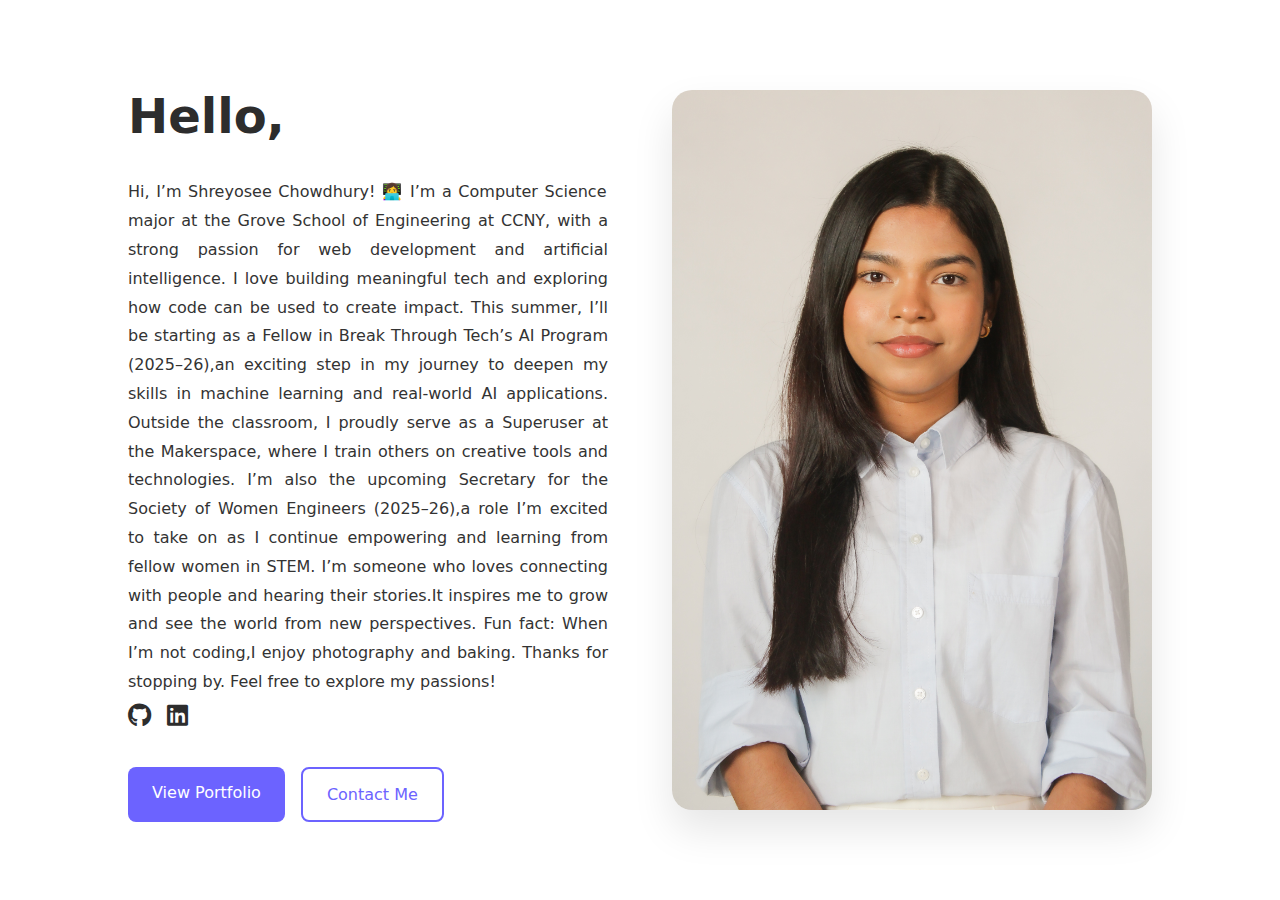
<file: index.html>
<!DOCTYPE html>
<html>
<head>
  <title>Shreyosee's Portfolio</title>
  <meta charset="utf-8" />
  <meta http-equiv="X-UA-Compatible" content="IE=edge" />
  <meta name="viewport" content="width=device-width, initial-scale=1" />
  <link rel="stylesheet" href="style.css" />
  <script src="script.js" defer></script>
  <link rel="stylesheet" href="https://cdnjs.cloudflare.com/ajax/libs/font-awesome/6.0.0/css/all.min.css">
</head>
<body>
  <main class="hero">
    <div class="hero-content">
      <h1>Hello, world!!! I'm Shreyosee</h1>
      <p class="bio">Hi, I’m Shreyosee Chowdhury! 👩‍💻
      I’m a Computer Science major at the Grove School of Engineering at CCNY, with a strong passion for web development and artificial intelligence. I love building meaningful tech and exploring how code can be used to create impact.

      This summer, I’ll be starting as a Fellow in Break Through Tech’s AI Program (2025–26),an exciting step in my journey to deepen my skills in machine learning and real-world AI applications.

      Outside the classroom, I proudly serve as a Superuser at the Makerspace, where I train others on creative tools and technologies. I’m also the upcoming Secretary for the Society of Women Engineers (2025–26),a role I’m excited to take on as I continue empowering and learning from fellow women in STEM.

      I’m someone who loves connecting with people and hearing their stories.It inspires me to grow and see the world from new perspectives.

      Fun fact: When I’m not coding,I enjoy photography and baking.

      Thanks for stopping by. Feel free to explore my passions!</p>

      <div class="social-links">
        <a href="https://github.com/shreychow/cherry-/" class="social-icon"><i class="fab fa-github"></i></a>
        <a href="https://www.linkedin.com/in/shre-ch-orch25892921/" class="social-icon"><i class="fab fa-linkedin"></i></a>
      </div>

      <div class="cta-buttons">
        <a href="/portfolio.html" class="btn primary">View Portfolio</a>
        <a href="#contact" class="btn secondary">Contact Me</a>
      </div>
    </div>

    <div class="hero-image">
      <img src="assets/mypic.JPG" alt="Sheri's picture">
    </div>
  </main>
</body>
</html>
</file>
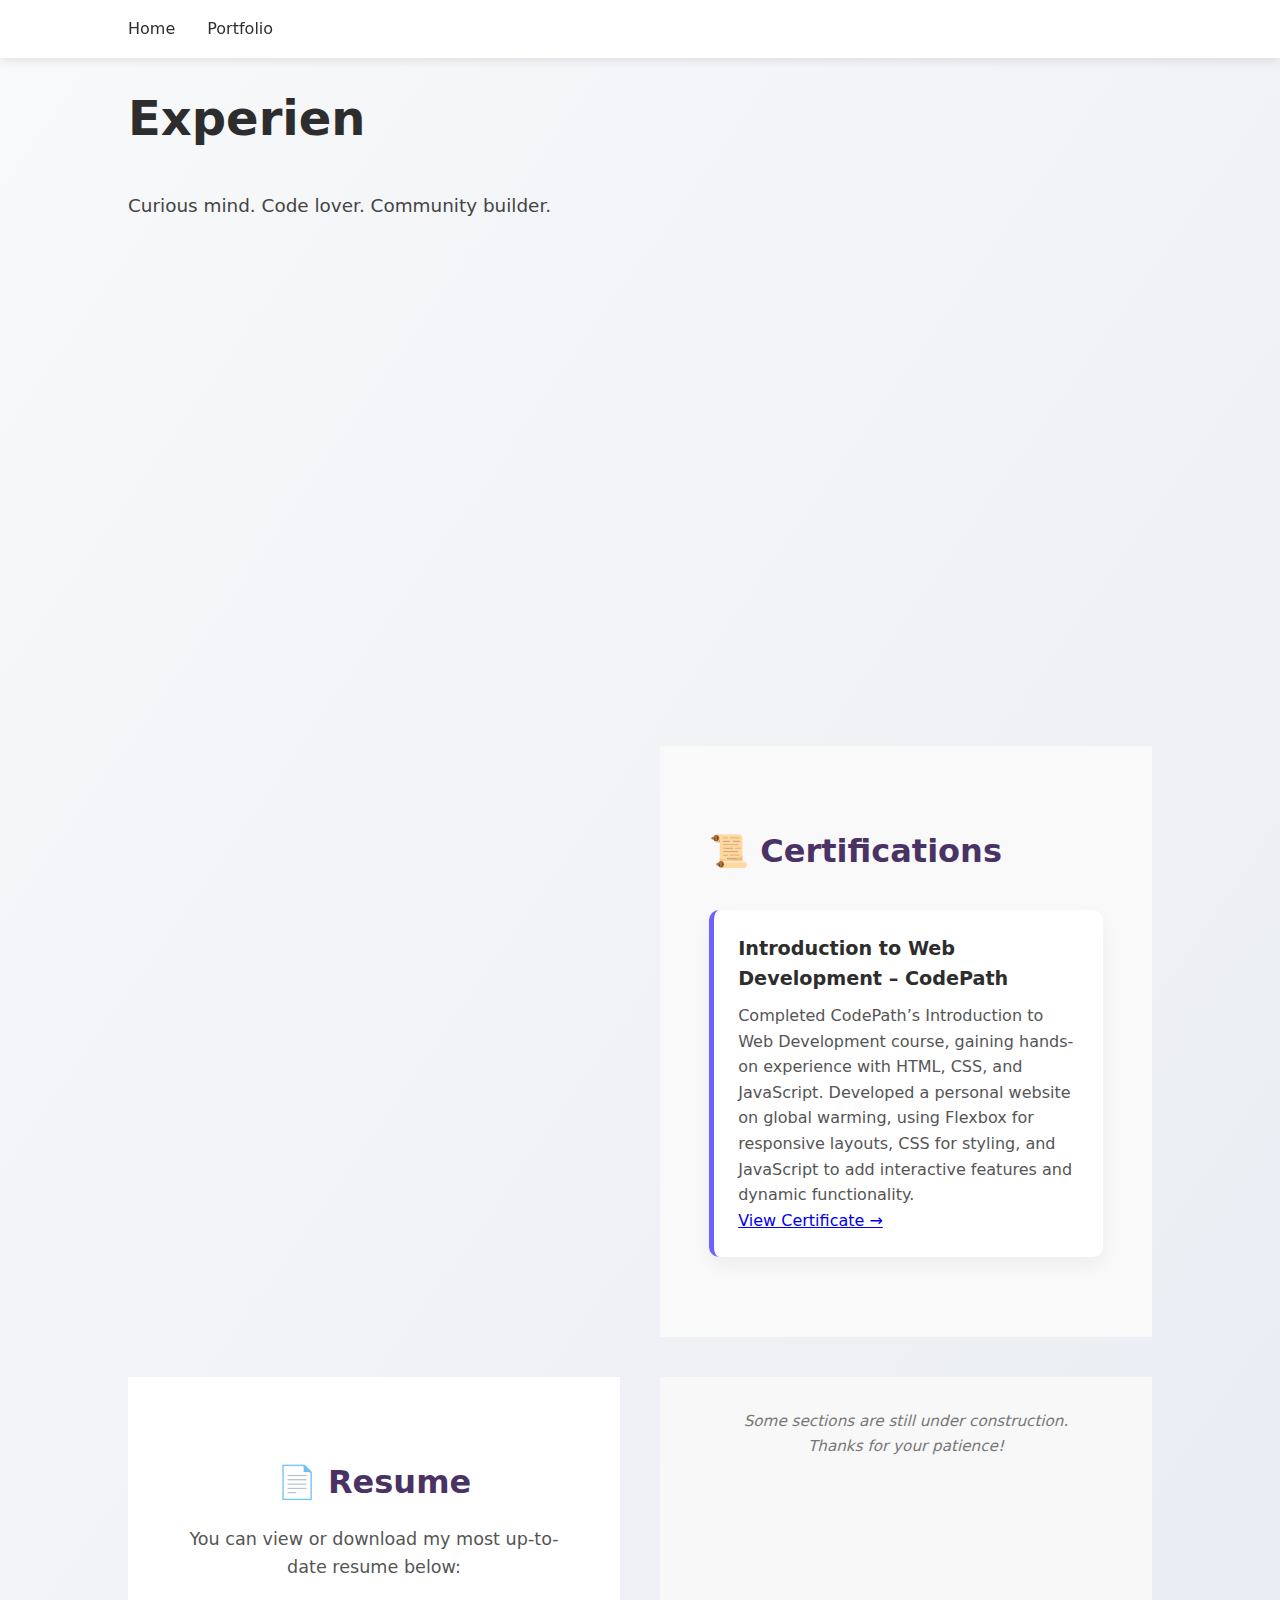
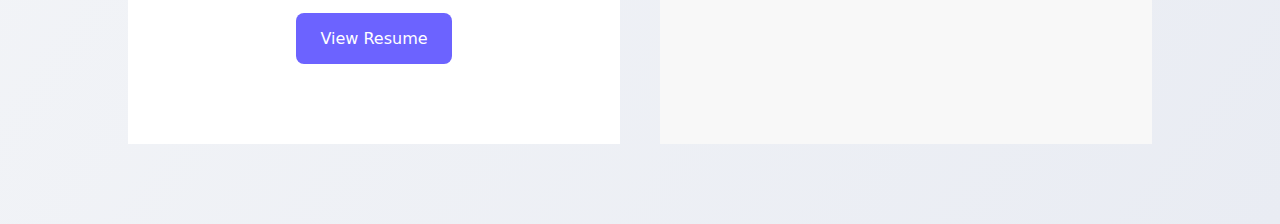
<file: portfolio.html>
<!DOCTYPE html>
<html>
<head>
  <title>Shreyosee's Portfolio</title>
  <meta charset="utf-8" />
  <meta http-equiv="X-UA-Compatible" content="IE=edge" />
  <meta name="viewport" content="width=device-width, initial-scale=1" />
  <link rel="stylesheet" href="/style.css" />
  <script src="/script.js" defer></script>
  <link rel="stylesheet" href="https://cdnjs.cloudflare.com/ajax/libs/font-awesome/6.0.0/css/all.min.css">
</head>
<body>
  <nav>
    <ul>
      <li><a href="/index.html">Home</a></li>
      <li><a href="/portfolio.html">Portfolio</a></li>
    </ul>
  </nav>

  <main class="portfolio-container">
    <h1>Experience & Upcoming Roles...</h1>
    
    <p class="experience-intro">Curious mind. Code lover. Community builder.</p>

    <div class="experience-grid">
      <div class="experience-card">
        <div class="experience-header">
          <img src="assets/breaktech.png" alt="College Icon" class="experience-icon">
          <div>
            <h3>Break Through Tech AI Fellow (2025–26)</h3>
            <p>I have been selected as a Fellow in Break Through Tech’s AI Program for 2025–26. Beginning this June, I will join a national cohort of 1,000 students to develop technical skills in artificial intelligence and machine learning. The program focuses on hands-on projects, real-world applications, and mentorship to help launch impactful careers in tech.</p>
          </div>
        </div>
      </div>

      <div class="experience-card">
        <div class="experience-header">
          <img src="assets/maker.png" alt="Google Icon" class="experience-icon">
          <div>
            <h3>MakerSpace at CCNY, SuperUser</h3>
            <p>As a Superuser at the City College Makerspace, I educate users on essential safety protocols and guide them through hands-on training with equipment such as 3D printers, sewing machines, embroidery machines, vinyl cutters, and more. I also provide instruction on safely operating advanced tools including reciprocating saws, hole saws, and miter saws, ensuring a productive and secure environment for all makers.</p>
          </div>
        </div>
      </div>

      <div class="experience-card">
        <div class="experience-header">
          <img src="assets/swe.png" alt="SWE Icon" class="experience-icon">
          <div>
            <h3>Society of Women Engineering, Secretary</h3>
            <p>For the 2025–26 academic year, I will serve as the Secretary of the Society of Women Engineers (SWE) at CCNY. In this leadership role, I will support event planning, communication, and organizational outreach while working to strengthen community and engagement among women in engineering and technology.</p>
          </div>
        </div>
      </div>
      <!-- Add more experience cards as needed -->
<section class="certification-section">
  <h2>📜 Certifications</h2>
  <div class="certification-grid">
    <div class="certification-card">
      <h3>Introduction to Web Development – CodePath</h3>
      <p>
        Completed CodePath’s Introduction to Web Development course, gaining hands-on experience with HTML, CSS, and JavaScript. Developed a personal website on global warming, using Flexbox for responsive layouts, CSS for styling, and JavaScript to add interactive features and dynamic functionality.
      </p>
      <a href="codepath.pdf" class="cert-btn" target="_blank">View Certificate →</a>
    </div>
    <!-- Add more certifications as needed -->
  </div>
</section>

<section class="resume-section">
  <h2>📄 Resume</h2>
  <p>You can view or download my most up-to-date resume below:</p>
  <div class="resume-buttons">
    <a href="assets/Shreyosee-Resume.pdf" target="_blank" class="btn primary">View Resume</a>
  </div>
</section>

<!-- 👇 Move this OUTSIDE the layout flow and into its own block -->
<div class="under-construction-container">
  <p class="under-construction">
   Some sections are still under construction.<br>Thanks for your patience!
  </p>
</div>

</main>
</body>
</html>
</file>
<file: style.css>
/* Modern reset and base styles */
* {
  margin: 0;
  padding: 0;
  box-sizing: border-box;
}

:root {
  --primary-color: #6C63FF;
  --text-color: #2D2D2D;
  --bg-color: #FFFFFF;
  --accent-color: #4A3265;
}

body {
  font-family: 'Segoe UI', system-ui, -apple-system, sans-serif;
  background-color: var(--bg-color);
  color: var(--text-color);
  line-height: 1.6;
}

/* Hero section */
.hero {
  min-height: 100vh;
  display: flex;
  align-items: center;
  justify-content: space-between;
  padding: 2rem 10%;
  gap: 4rem;
}

.hero-content {
  flex: 1;
  max-width: 600px;
}

h1 {
  font-size: 3rem;
  margin-bottom: 1.5rem;
  color: var(--text-color);
}

.bio {
  text-align: justify;
  line-height: 1.8;
  font-size: 1rem;
  max-width: 700px;
  margin: 0 auto;
  color: #333;
}

/* Social links */
.social-links {
  display: flex;
  gap: 1rem;
  margin-bottom: 2rem;
}

.social-icon {
  color: var(--text-color);
  font-size: 1.5rem;
  transition: color 0.3s ease;
}

.social-icon:hover {
  color: var(--primary-color);
}

/* Buttons */
.cta-buttons {
  display: flex;
  gap: 1rem;
}

.btn {
  padding: 0.8rem 1.5rem;
  border-radius: 8px;
  text-decoration: none;
  font-weight: 500;
  transition: all 0.3s ease;
}

.primary {
  background-color: var(--primary-color);
  color: white;
}

.secondary {
  border: 2px solid var(--primary-color);
  color: var(--primary-color);
}

.primary:hover {
  background-color: #5750e6;
}

.secondary:hover {
  background-color: #f5f5ff;
}

/* Hero image */
.hero-image {
  flex: 1;
  display: flex;
  justify-content: center;
  align-items: center;
}

.hero-image img {
  max-width: 100%;
  height: auto;
  border-radius: 20px;
  box-shadow: 0 20px 40px rgba(0,0,0,0.1);
}

/* Portfolio styles */
/* Portfolio styles */
.portfolio-container {
  padding: 5rem 10%;
  background: linear-gradient(to bottom right, #f8f9fa, #e9ecf3);
  min-height: 100vh;
  color: var(--text-color);
}

.experience-intro {
  max-width: 800px;
  margin: 2rem 0;
  font-size: 1.15rem;
  line-height: 1.8;
  color: #444;
}

/* Grid layout */
.experience-grid {
  display: grid;
  grid-template-columns: repeat(auto-fit, minmax(320px, 1fr));
  gap: 2.5rem;
  margin-top: 3rem;
}

/* Fancy glass-style cards */
.experience-card {
  background: rgba(255, 255, 255, 0.6);
  backdrop-filter: blur(12px);
  border-radius: 16px;
  box-shadow: 0 12px 25px rgba(0, 0, 0, 0.08);
  padding: 2rem;
  border: 1px solid rgba(255, 255, 255, 0.4);
  transition: all 0.3s ease;
  opacity: 0;
  transform: translateY(20px);
  animation: fadeInCard 0.8s ease forwards;
}
@keyframes fadeInCard {
  to {
    opacity: 1;
    transform: translateY(0);
  }
}

.experience-card:hover {
  transform: translateY(-10px);
  box-shadow: 0 16px 40px rgba(108, 99, 255, 0.2);
}

.experience-header {
  display: flex;
  gap: 1rem;
  align-items: center;
  margin-bottom: 1rem;
}

.experience-icon {
  width: 48px;
  height: 48px;
  object-fit: cover;
  border-radius: 10px;
  border: 2px solid #ddd;
}

.experience-card h3 {
  margin-bottom: 0.4rem;
  font-size: 1.3rem;
  color: var(--accent-color);
}

.experience-card p {
  font-size: 1rem;
  color: #333;
  opacity: 0.85;
  line-height: 1.6;
}

/* Certification section */

.certification-section {
  padding: 5rem 10%;
  background-color: #f9f9f9;
  color: var(--text-color);
}

.certification-section h2 {
  font-size: 2rem;
  margin-bottom: 2rem;
  color: var(--accent-color);
}

.certification-grid {
  display: grid;
  grid-template-columns: repeat(auto-fit, minmax(300px, 1fr));
  gap: 2rem;
}

.certification-card {
  background: white;
  border-left: 5px solid var(--primary-color);
  padding: 1.5rem;
  border-radius: 10px;
  box-shadow: 0 8px 18px rgba(0, 0, 0, 0.05);
  transition: transform 0.3s ease;
}

.certification-card:hover {
  transform: translateY(-5px);
}
.certification-card:hover {
  transform: translateY(-10px);
  box-shadow: 0 16px 40px rgba(108, 99, 255, 0.2);
}

.certification-card h3 {
  font-size: 1.2rem;
  margin-bottom: 0.5rem;
  color: var(--text-color);
}

.certification-card p {
  font-size: 1rem;
  line-height: 1.6;
  color: #555;
}

/* Resume section */
.resume-section {
  padding: 5rem 10%;
  background-color: #ffffff;
  text-align: center;
}
.resume-section:hover {
  transform: translateY(-10px);
  box-shadow: 0 16px 40px rgba(108, 99, 255, 0.2);
}

.resume-section h2 {
  font-size: 2rem;
  margin-bottom: 1rem;
  color: var(--accent-color);
}

.resume-section p {
  font-size: 1.1rem;
  margin-bottom: 2rem;
  color: #555;
}

.resume-buttons {
  display: flex;
  justify-content: center;
  gap: 1rem;
  flex-wrap: wrap;
}

.resume-buttons .btn {
  padding: 0.8rem 1.5rem;
  border-radius: 8px;
  font-weight: 500;
  text-decoration: none;
}
.under-construction-container {
  width: 100%;
  text-align: center;
  padding: 2rem 0;
  background-color: #f8f8f8;
}

.under-construction {
  font-style: italic;
  color: #777;
  font-size: 0.95rem;
  line-height: 1.6;
}

nav {
  position: fixed;
  top: 0;
  width: 100%;
  background: white;
  padding: 1rem 10%;
  box-shadow: 0 2px 10px rgba(0,0,0,0.1);
  z-index: 1000;
}

nav ul {
  list-style: none;
  display: flex;
  gap: 2rem;
}

nav a {
  text-decoration: none;
  color: var(--text-color);
  font-weight: 500;
  transition: color 0.3s ease;
}

nav a:hover {
  color: var(--primary-color);
}

/* Responsive design */
@media (max-width: 768px) {
  .hero {
    flex-direction: column-reverse;
    padding: 2rem 5%;
    text-align: center;
  }

  .social-links, .cta-buttons {
    justify-content: center;
  }

  h1 {
    font-size: 2.5rem;
  }
}
</file>
